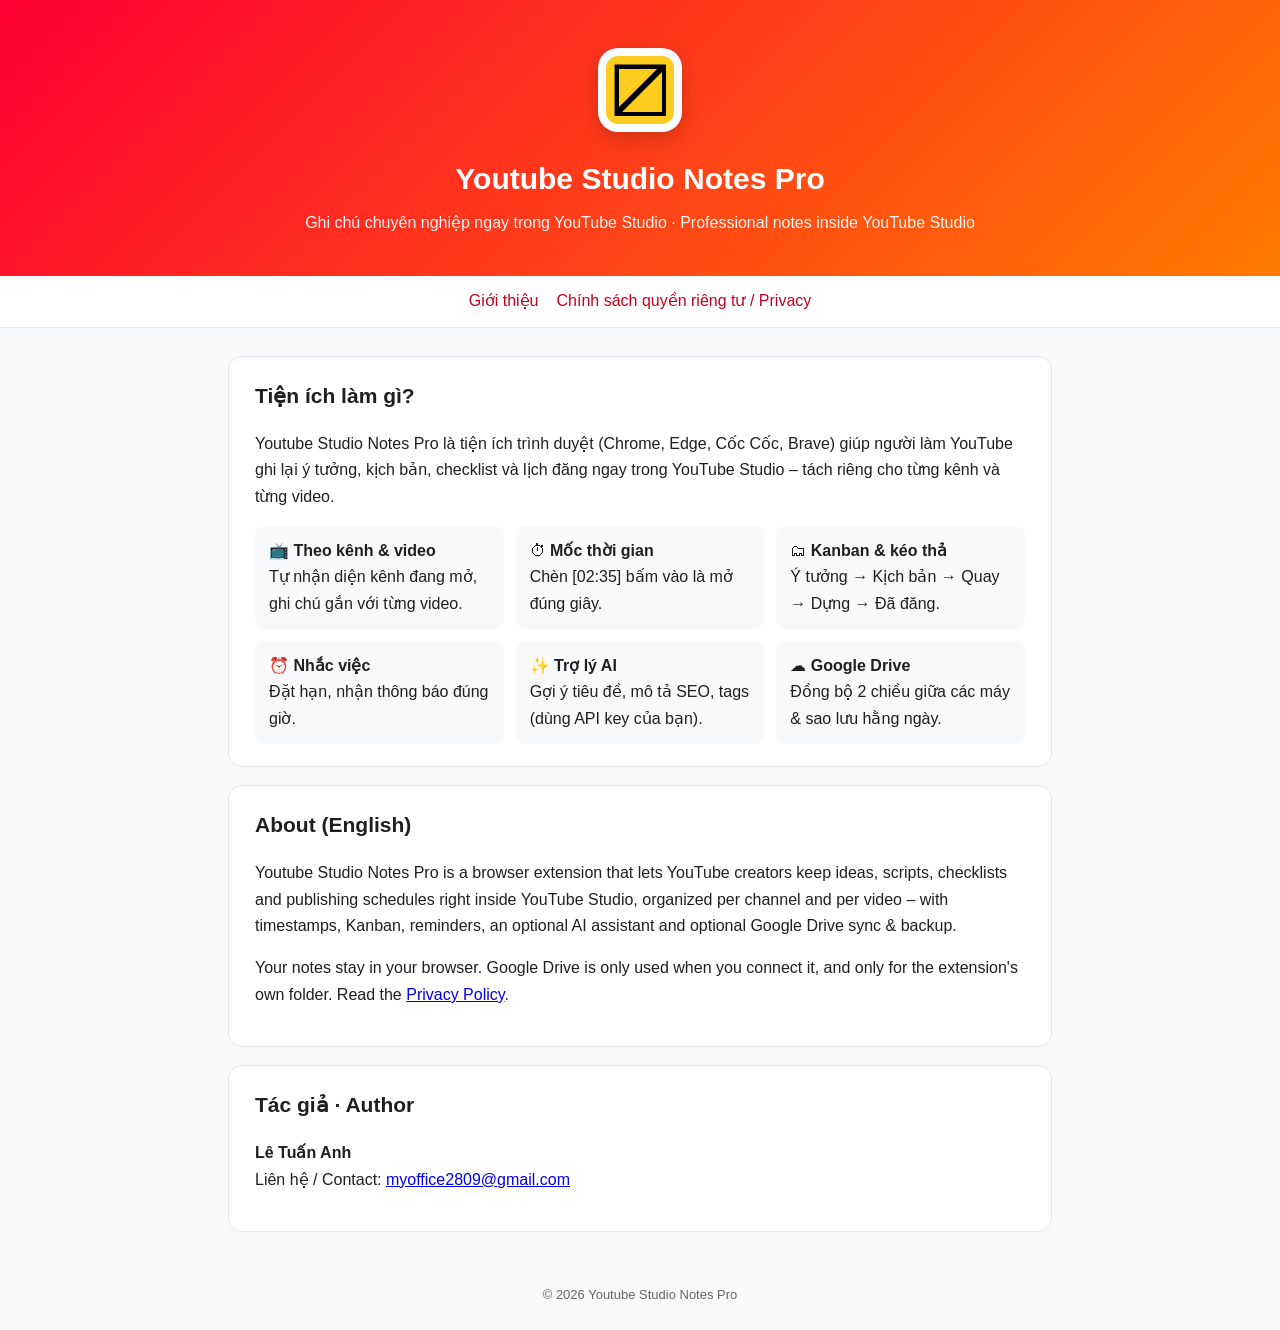
<file: index.html>
<!doctype html><html lang="vi"><head><meta charset="utf-8"><meta name="viewport" content="width=device-width,initial-scale=1">
<title>Youtube Studio Notes Pro</title><meta name="description" content="Ghi chú chuyên nghiệp ngay trong YouTube Studio.">
<link rel="icon" href="logo.png"><link rel="stylesheet" href="style.css"></head><body>
<header><img src="logo.png" alt=""><h1>Youtube Studio Notes Pro</h1><p>Ghi chú chuyên nghiệp ngay trong YouTube Studio · Professional notes inside YouTube Studio</p></header>
<nav><a href="index.html">Giới thiệu</a><a href="privacy.html">Chính sách quyền riêng tư / Privacy</a></nav>
<main>
<div class="card"><h2>Tiện ích làm gì?</h2>
<p>Youtube Studio Notes Pro là tiện ích trình duyệt (Chrome, Edge, Cốc Cốc, Brave) giúp người làm YouTube ghi lại ý tưởng, kịch bản, checklist và lịch đăng ngay trong YouTube Studio – tách riêng cho từng kênh và từng video.</p>
<div class="grid">
<div>📺 <b>Theo kênh & video</b><br>Tự nhận diện kênh đang mở, ghi chú gắn với từng video.</div>
<div>⏱ <b>Mốc thời gian</b><br>Chèn [02:35] bấm vào là mở đúng giây.</div>
<div>🗂 <b>Kanban & kéo thả</b><br>Ý tưởng → Kịch bản → Quay → Dựng → Đã đăng.</div>
<div>⏰ <b>Nhắc việc</b><br>Đặt hạn, nhận thông báo đúng giờ.</div>
<div>✨ <b>Trợ lý AI</b><br>Gợi ý tiêu đề, mô tả SEO, tags (dùng API key của bạn).</div>
<div>☁ <b>Google Drive</b><br>Đồng bộ 2 chiều giữa các máy & sao lưu hằng ngày.</div>
</div></div>
<div class="card"><h2>About (English)</h2>
<p>Youtube Studio Notes Pro is a browser extension that lets YouTube creators keep ideas, scripts, checklists and publishing schedules right inside YouTube Studio, organized per channel and per video – with timestamps, Kanban, reminders, an optional AI assistant and optional Google Drive sync &amp; backup.</p>
<p>Your notes stay in your browser. Google Drive is only used when you connect it, and only for the extension's own folder. Read the <a href="privacy.html">Privacy Policy</a>.</p></div>
<div class="card"><h2>Tác giả · Author</h2><p><b>Lê Tuấn Anh</b><br>Liên hệ / Contact: <a href="mailto:myoffice2809@gmail.com">myoffice2809@gmail.com</a></p></div>
</main><footer>© 2026 Youtube Studio Notes Pro</footer></body></html>
</file>
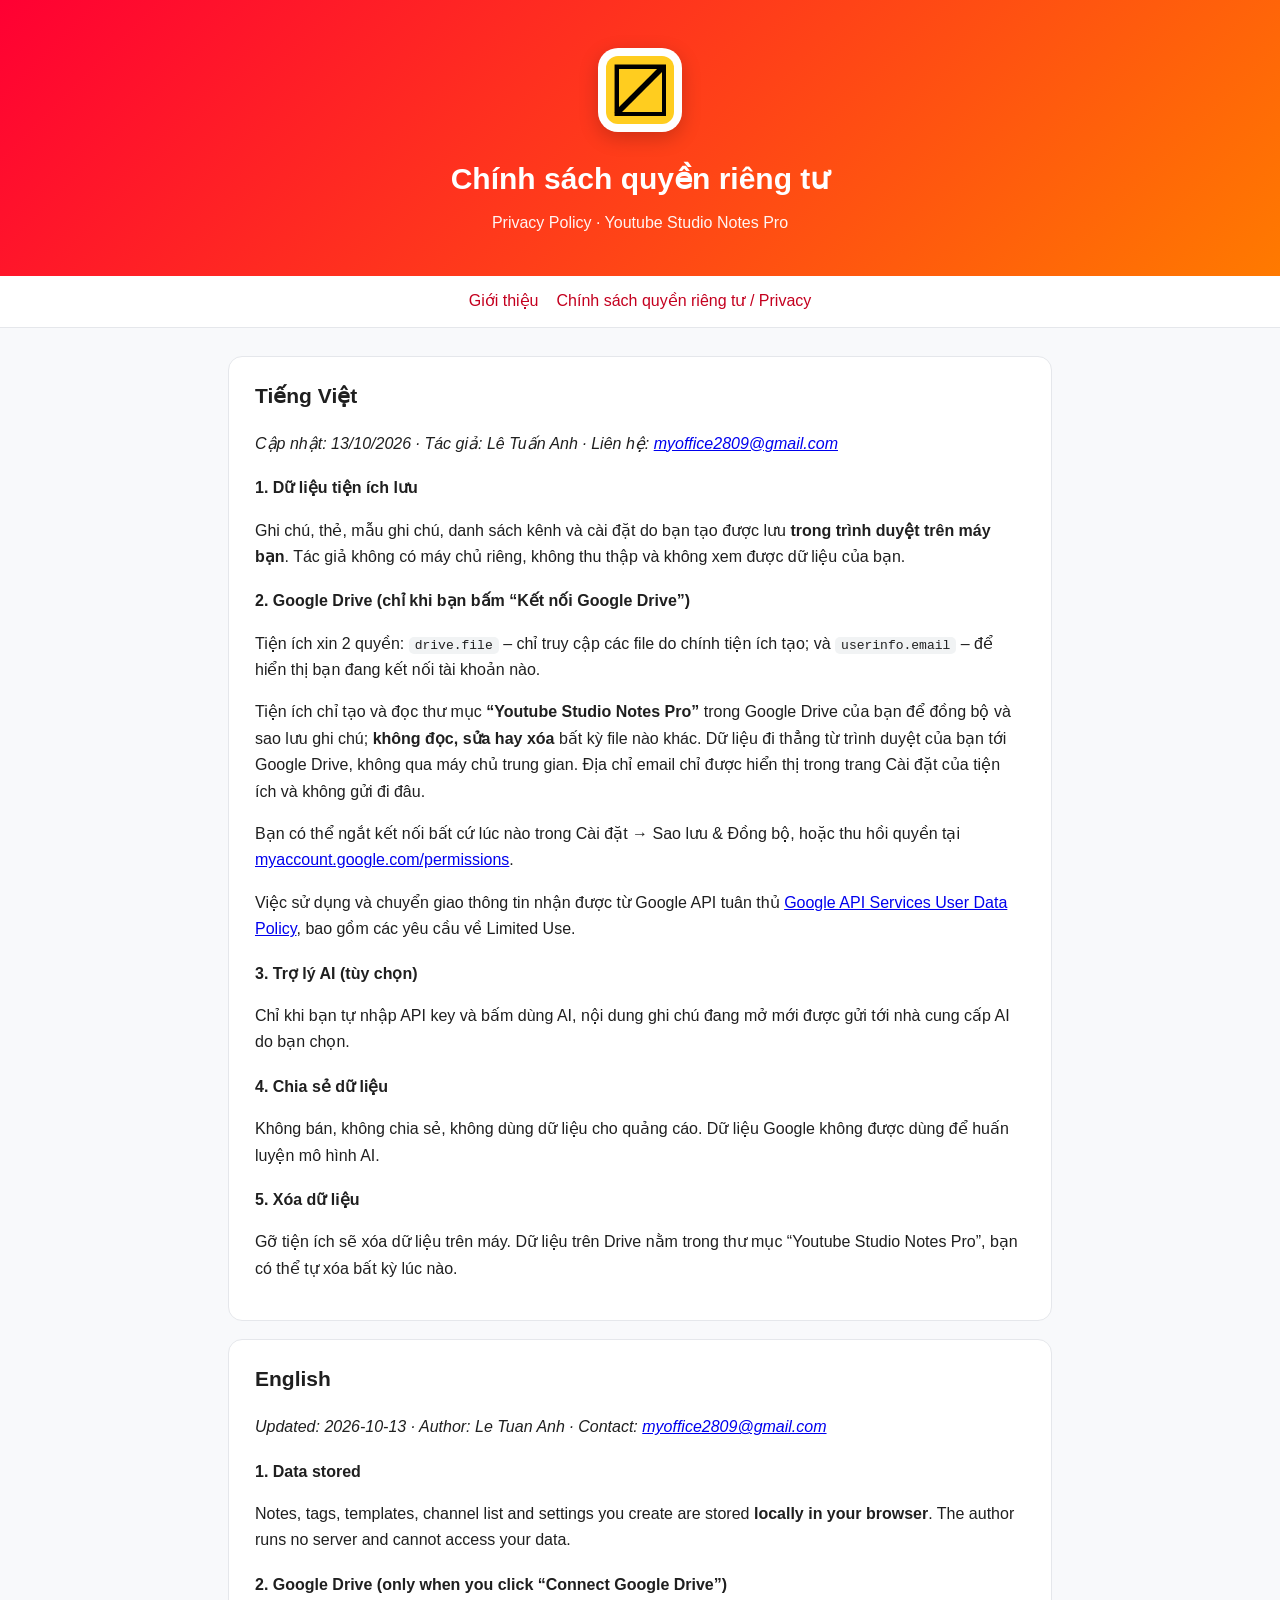
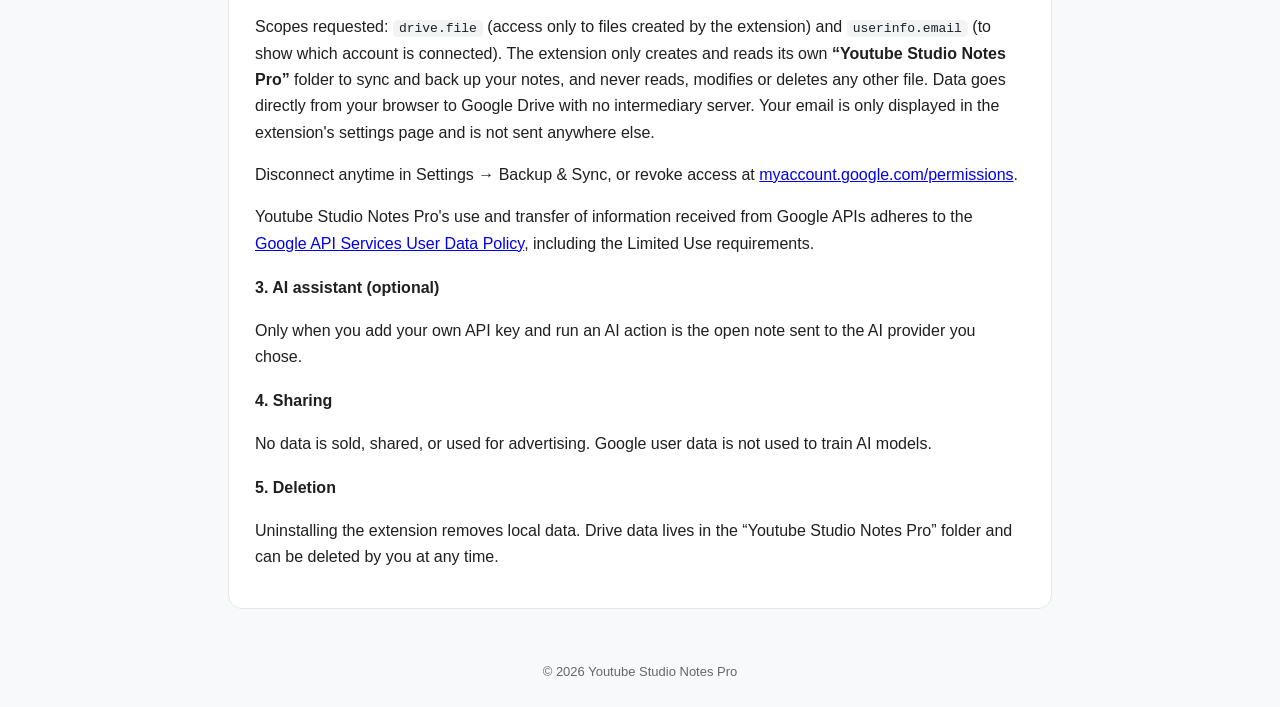
<file: privacy.html>
<!doctype html><html lang="vi"><head><meta charset="utf-8"><meta name="viewport" content="width=device-width,initial-scale=1">
<title>Chính sách quyền riêng tư – Youtube Studio Notes Pro</title><link rel="icon" href="logo.png"><link rel="stylesheet" href="style.css"></head><body>
<header><img src="logo.png" alt=""><h1>Chính sách quyền riêng tư</h1><p>Privacy Policy · Youtube Studio Notes Pro</p></header>
<nav><a href="index.html">Giới thiệu</a><a href="privacy.html">Chính sách quyền riêng tư / Privacy</a></nav>
<main>
<div class="card"><h2>Tiếng Việt</h2><p><i>Cập nhật: 13/10/2026 · Tác giả: Lê Tuấn Anh · Liên hệ: <a href="mailto:myoffice2809@gmail.com">myoffice2809@gmail.com</a></i></p>
<h3>1. Dữ liệu tiện ích lưu</h3><p>Ghi chú, thẻ, mẫu ghi chú, danh sách kênh và cài đặt do bạn tạo được lưu <b>trong trình duyệt trên máy bạn</b>. Tác giả không có máy chủ riêng, không thu thập và không xem được dữ liệu của bạn.</p>
<h3>2. Google Drive (chỉ khi bạn bấm “Kết nối Google Drive”)</h3>
<p>Tiện ích xin 2 quyền: <code>drive.file</code> – chỉ truy cập các file do chính tiện ích tạo; và <code>userinfo.email</code> – để hiển thị bạn đang kết nối tài khoản nào.</p>
<p>Tiện ích chỉ tạo và đọc thư mục <b>“Youtube Studio Notes Pro”</b> trong Google Drive của bạn để đồng bộ và sao lưu ghi chú; <b>không đọc, sửa hay xóa</b> bất kỳ file nào khác. Dữ liệu đi thẳng từ trình duyệt của bạn tới Google Drive, không qua máy chủ trung gian. Địa chỉ email chỉ được hiển thị trong trang Cài đặt của tiện ích và không gửi đi đâu.</p>
<p>Bạn có thể ngắt kết nối bất cứ lúc nào trong Cài đặt → Sao lưu &amp; Đồng bộ, hoặc thu hồi quyền tại <a href="https://myaccount.google.com/permissions">myaccount.google.com/permissions</a>.</p>
<p>Việc sử dụng và chuyển giao thông tin nhận được từ Google API tuân thủ <a href="https://developers.google.com/terms/api-services-user-data-policy">Google API Services User Data Policy</a>, bao gồm các yêu cầu về Limited Use.</p>
<h3>3. Trợ lý AI (tùy chọn)</h3><p>Chỉ khi bạn tự nhập API key và bấm dùng AI, nội dung ghi chú đang mở mới được gửi tới nhà cung cấp AI do bạn chọn.</p>
<h3>4. Chia sẻ dữ liệu</h3><p>Không bán, không chia sẻ, không dùng dữ liệu cho quảng cáo. Dữ liệu Google không được dùng để huấn luyện mô hình AI.</p>
<h3>5. Xóa dữ liệu</h3><p>Gỡ tiện ích sẽ xóa dữ liệu trên máy. Dữ liệu trên Drive nằm trong thư mục “Youtube Studio Notes Pro”, bạn có thể tự xóa bất kỳ lúc nào.</p></div>
<div class="card"><h2>English</h2><p><i>Updated: 2026-10-13 · Author: Le Tuan Anh · Contact: <a href="mailto:myoffice2809@gmail.com">myoffice2809@gmail.com</a></i></p>
<h3>1. Data stored</h3><p>Notes, tags, templates, channel list and settings you create are stored <b>locally in your browser</b>. The author runs no server and cannot access your data.</p>
<h3>2. Google Drive (only when you click “Connect Google Drive”)</h3>
<p>Scopes requested: <code>drive.file</code> (access only to files created by the extension) and <code>userinfo.email</code> (to show which account is connected). The extension only creates and reads its own <b>“Youtube Studio Notes Pro”</b> folder to sync and back up your notes, and never reads, modifies or deletes any other file. Data goes directly from your browser to Google Drive with no intermediary server. Your email is only displayed in the extension's settings page and is not sent anywhere else.</p>
<p>Disconnect anytime in Settings → Backup &amp; Sync, or revoke access at <a href="https://myaccount.google.com/permissions">myaccount.google.com/permissions</a>.</p>
<p>Youtube Studio Notes Pro's use and transfer of information received from Google APIs adheres to the <a href="https://developers.google.com/terms/api-services-user-data-policy">Google API Services User Data Policy</a>, including the Limited Use requirements.</p>
<h3>3. AI assistant (optional)</h3><p>Only when you add your own API key and run an AI action is the open note sent to the AI provider you chose.</p>
<h3>4. Sharing</h3><p>No data is sold, shared, or used for advertising. Google user data is not used to train AI models.</p>
<h3>5. Deletion</h3><p>Uninstalling the extension removes local data. Drive data lives in the “Youtube Studio Notes Pro” folder and can be deleted by you at any time.</p></div>
</main><footer>© 2026 Youtube Studio Notes Pro</footer></body></html>
</file>
<file: style.css>
*{box-sizing:border-box}body{margin:0;font-family:Roboto,Arial,sans-serif;color:#1f1f1f;background:#f8f9fb;line-height:1.65}
header{background:linear-gradient(135deg,#ff0033,#ff7a00);color:#fff;padding:48px 20px 40px;text-align:center}
header img{width:84px;height:84px;border-radius:20px;background:#fff;padding:8px;box-shadow:0 6px 20px rgba(0,0,0,.2)}
header h1{margin:14px 0 6px;font-size:30px;font-weight:600}header p{margin:0;opacity:.95}
nav{display:flex;gap:18px;justify-content:center;padding:12px;background:#fff;border-bottom:1px solid #e5e7eb}nav a{color:#c4001f;text-decoration:none;font-weight:500}
main{max-width:860px;margin:28px auto;padding:0 18px}
.card{background:#fff;border:1px solid #e5e7eb;border-radius:14px;padding:22px 26px;margin-bottom:18px}
h2{margin-top:0;font-size:21px;font-weight:600}h3{font-size:16px;margin:18px 0 6px}
.grid{display:grid;grid-template-columns:repeat(auto-fit,minmax(220px,1fr));gap:12px}.grid div{background:#f8f9fb;border-radius:10px;padding:12px 14px}
code{background:#f1f3f4;padding:1px 6px;border-radius:5px}footer{text-align:center;color:#666;font-size:13px;padding:24px}
</file>
